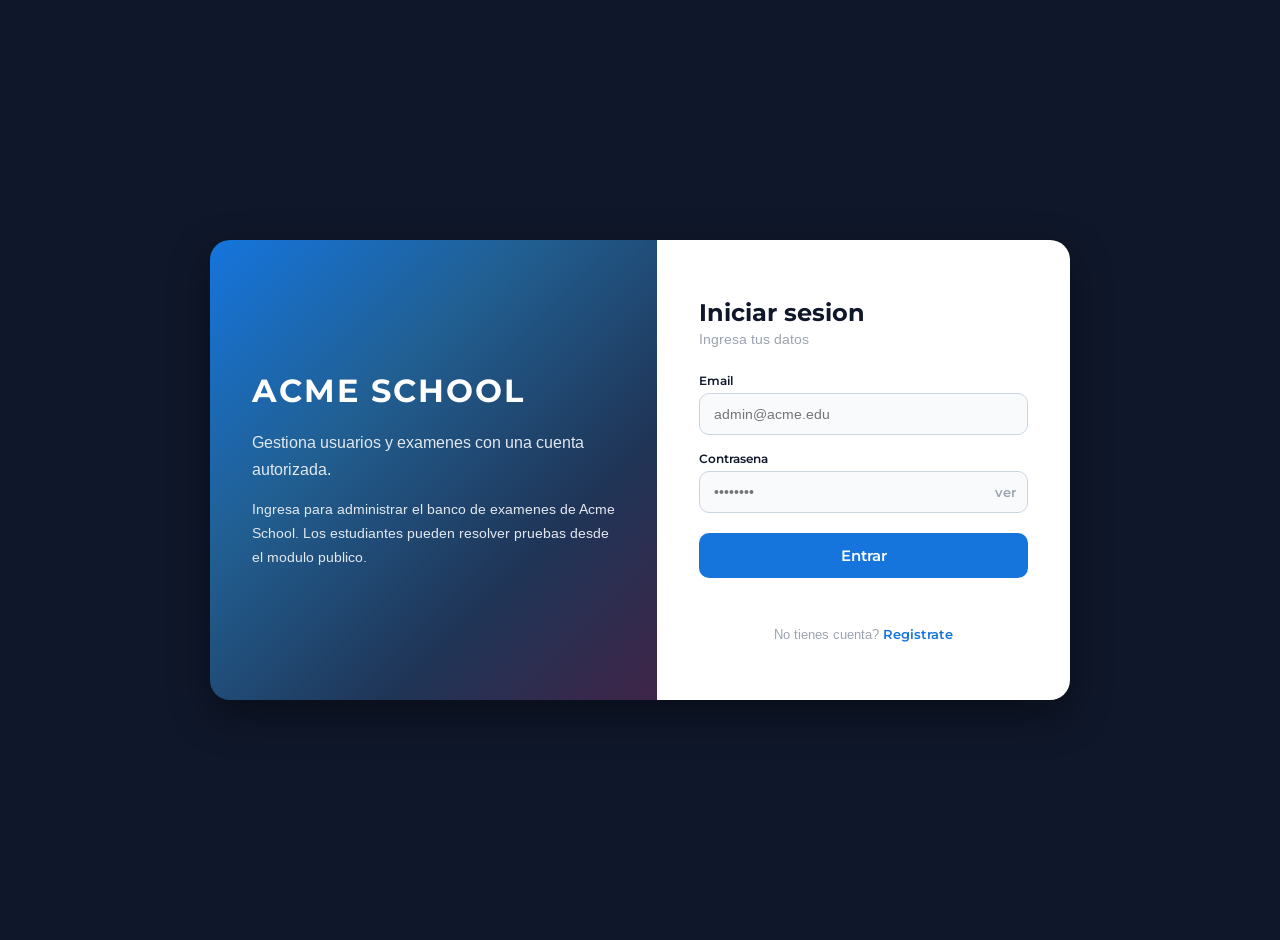
<file: ProyectoJavaScript/Proyecto JavaScript/login oc/index.html>
<!DOCTYPE html>
<html lang="es">
<head>
    <!-- Metadatos de codificación y responsividad -->
    <meta charset="UTF-8">
    <meta name="viewport" content="width=device-width, initial-scale=1.0">
    <title>Acme School</title>
    <!-- Hoja de estilos principal del login -->
    <link rel="stylesheet" href="./style.css">
</head>
<body>

    <!-- Template que contiene todo el diseño del Login. 
         No es visible por sí solo; es procesado por el componente en login.js -->
    <template id="login-template">
        <!-- El CSS se importa de nuevo aquí para que afecte al Shadow DOM del componente -->
        <link rel="stylesheet" href="./style.css">
        
        <div class="container">
            <!-- Sección estática con el texto de bienvenida -->
            <section class="info">
                <h1 class="modulo">ACME SCHOOL</h1>
                <p1>Gestiona usuarios y examenes con una cuenta <span>autorizada.</span></p1>
                <p>Ingresa para administrar el banco de examenes de Acme School. Los estudiantes pueden resolver pruebas desde el modulo publico.</p>
            </section>

            <!-- Sección interactiva: Formulario de inicio de sesión y registro -->
            <section class="login">
                
                <!-- VISTA 1: Formulario de Login (Visible por defecto) -->
                <div id="vista-login">
                    <h2>Iniciar sesion</h2>
                    <p class="sub">Ingresa tus datos</p>

                    <label for="email">Email</label>
                    <input id="email" type="email" placeholder="admin@acme.edu">

                    <label for="password">Contrasena</label>
                    <div class="campo-password">
                        <input id="password" type="password" placeholder="••••••••">
                        <button class="btn-ver" id="mostrar">ver</button>
                    </div>

                    <button class="btn-entrar" id="entrar">Entrar</button>

                    <!-- Párrafo dinámico para mostrar mensajes de error/éxito (vacío por defecto) -->
                    <p id="mensaje"></p>

                    <p class="cambiar">
                        No tienes cuenta?
                        <button id="ir-registro">Registrate</button>
                    </p>
                </div>

                <!-- VISTA 2: Formulario de Registro (Oculto mediante style="display: none") -->
                <div id="vista-registro" style="display: none">
                    <h2>Crear cuenta</h2>
                    <p class="sub">Completa tus datos</p>

                    <label for="r-nombre">Nombre</label>
                    <input id="r-nombre" type="text" placeholder="Tu nombre">

                    <label for="r-email">Email</label>
                    <input id="r-email" type="email" placeholder="correo@acme.edu">

                    <label for="r-password">Contrasena</label>
                    <div class="campo-password">
                        <input id="r-password" type="password" placeholder="••••••••">
                        <button class="btn-ver" id="mostrar-r">ver</button>
                    </div>

                    <button class="btn-entrar" id="registrar">Crear cuenta</button>

                    <!-- Párrafo para retroalimentación visual al registrar -->
                    <p id="mensaje"></p>

                    <p class="cambiar">
                        Ya tienes cuenta?
                        <button id="ir-login">Inicia sesion</button>
                    </p>
                </div>
            </section>
        </div>
    </template>

    <!-- Componente web propio que inyecta la lógica y el HTML del template anterior -->
    <login-acme></login-acme>
    
    <!-- Script de lógica de log in -->
    <script type="module" src="./login.js"></script>

</body>
</html>
</file>
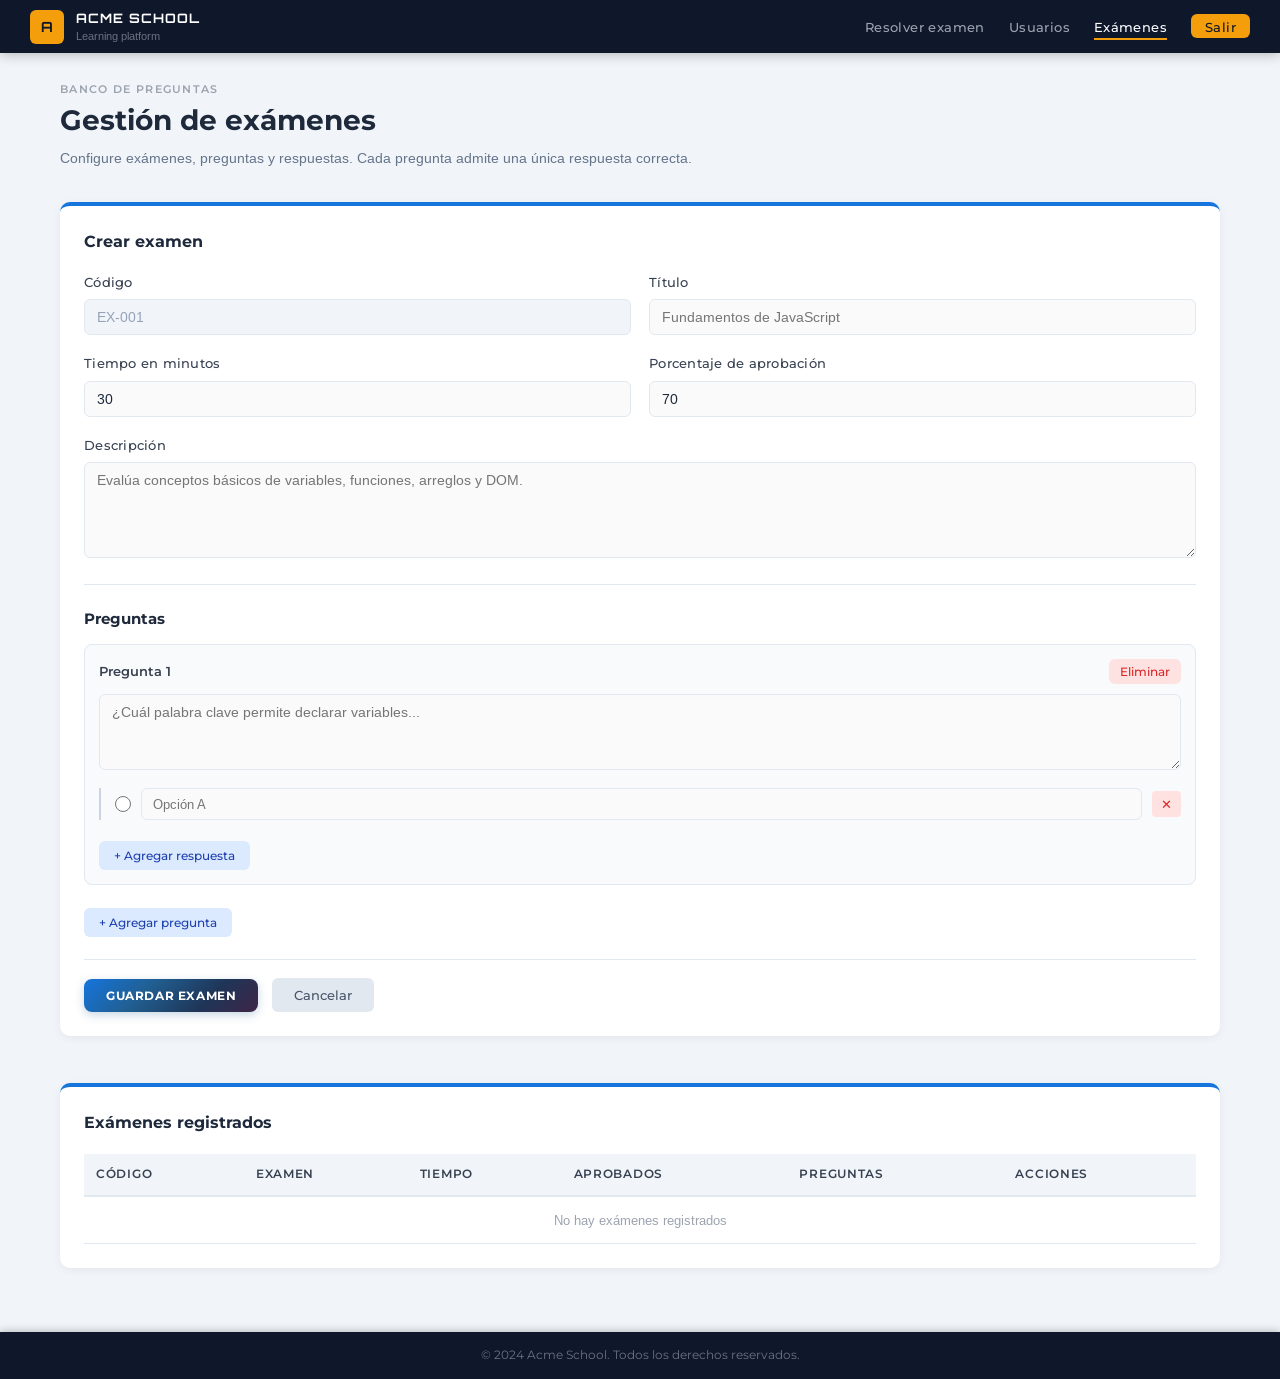
<file: ProyectoJavaScript/Proyecto JavaScript/PortalCreaciónExamen/CrearExamen.html>
<!DOCTYPE html>
<html lang="es">
<head>
    <!-- Metadatos básicos del documento -->
    <meta charset="UTF-8">
    <meta name="viewport" content="width=device-width, initial-scale=1.0">
    <title>Gestión de Exámenes - Acme School</title>
    <!-- Enlace a la hoja de estilos compartida para la creación de exámenes -->
    <link rel="stylesheet" href="styles.css">
</head>
<body>
    <!-- Barra de navegación principal que aparece en la parte superior -->
    <header id="header">
        <div id="navbar-logo">
            <span class="logo-text">A</span>
            <div class="logo-info">
                <h3>Acme School</h3>
                <p>Learning platform</p>
            </div>
        </div>
        <nav id="navbar-menu">
            <ul>
                <!-- Enlaces a los diferentes módulos de la aplicación -->
                <li><a href="../ResolverExamen-contador/Examenes.html" id="nav-resolver">Resolver examen</a></li>
                <li><a href="#" id="nav-usuarios">Usuarios</a></li>
                <!-- Pestaña activa por defecto -->
                <li><a href="#" id="nav-examenes" class="active">Exámenes</a></li>
                <ul class="opcion-salir">
                    <!-- Botón para cerrar sesión y volver al login -->
                    <li class="Salir"><a href="../login oc/index.html">Salir</a></li>
                </ul>
            </ul>
        </nav>
    </header>

    <!-- Contenedor central donde se muestran las vistas dinámicas -->
    <main id="main-content">
        <!-- Encabezado de la página activa -->
        <section id="page-header">
            <h2>BANCO DE PREGUNTAS</h2>
            <h1>Gestión de exámenes</h1>
            <p>Configure exámenes, preguntas y respuestas. Cada pregunta admite una única respuesta correcta.</p>
        </section>

        <!-- SECCIÓN 1: Formulario para crear o editar un examen -->
        <section id="crear-examen-section">
            <h3>Crear examen</h3>
            
            <form id="exam-form">
                <!-- Primera fila: Código generado automáticamente y Título -->
                <div class="form-row">
                    <div class="form-group">
                        <label for="exam-codigo">Código</label>
                        <input type="text" id="exam-codigo" placeholder="Ej: EX-001" readonly>
                    </div>
                    <div class="form-group">
                        <label for="exam-titulo">Título</label>
                        <input type="text" id="exam-titulo" placeholder="Fundamentos de JavaScript">
                    </div>
                </div>

                <!-- Segunda fila: Configuración de tiempo y porcentaje de aprobación -->
                <div class="form-row">
                    <div class="form-group">
                        <label for="exam-tiempo">Tiempo en minutos</label>
                        <input type="number" id="exam-tiempo" value="30">
                    </div>
                    <div class="form-group">
                        <label for="exam-porcentaje">Porcentaje de aprobación</label>
                        <input type="number" id="exam-porcentaje" value="70">
                    </div>
                </div>

                <!-- Campo para detallar de qué trata el examen -->
                <div class="form-group">
                    <label for="exam-descripcion">Descripción</label>
                    <textarea id="exam-descripcion" placeholder="Evalúa conceptos básicos de variables, funciones, arreglos y DOM."></textarea>
                </div>

                <!-- Subsección para agregar las preguntas dinámicamente -->
                <div id="preguntas-section">
                    <h4>Preguntas</h4>
                    
                    <!-- Contenedor donde JS inyectará los bloques de preguntas -->
                    <div id="preguntas-list">
                        <!-- Estructura base de una pregunta por defecto -->
                        <div class="pregunta-item" id="pregunta-1">
                            <div class="pregunta-header">
                                <label>Pregunta 1</label>
                                <button type="button" class="btn-eliminar btn-eliminar-pregunta">Eliminar</button>
                            </div>
                            <div class="pregunta-body">
                                <textarea id="pregunta-texto-1" placeholder="¿Cuál palabra clave permite declarar variables..."></textarea>
                            </div>
                            <div class="respuestas-container" id="respuestas-1">
                                <!-- Estructura base de una respuesta por defecto -->
                                <div class="respuesta-item">
                                    <input type="radio" name="correcta-1" value="0">
                                    <input type="text" placeholder="Opción A" class="respuesta-input">
                                    <button type="button" class="btn-eliminar-respuesta">✕</button>
                                </div>
                            </div>
                            <!-- Botón para añadir más opciones de respuesta a esta pregunta -->
                            <button type="button" class="btn-agregar-respuesta">+ Agregar respuesta</button>
                        </div>
                    </div>

                    <!-- Botón global para añadir una nueva pregunta al examen -->
                    <button type="button" id="btn-agregar-pregunta" class="btn-agregar-pregunta">+ Agregar pregunta</button>
                </div>

                <!-- Botones finales de guardado y cancelación del formulario -->
                <div class="form-actions">
                    <button type="submit" id="btn-guardar-examen" class="btn-primary">Guardar examen</button>
                    <button type="button" id="btn-cancelar" class="btn-secondary">Cancelar</button>
                </div>
            </form>
        </section>
        <br>

        <!-- SECCIÓN 2: Tabla que lista todos los exámenes ya guardados -->
        <section id="examenes-registrados-section">
            <h3>Exámenes registrados</h3>
            
            <div class="table-responsive">
                <table id="examenes-tabla">
                    <thead>
                        <tr>
                            <th>CÓDIGO</th>
                            <th>EXAMEN</th>
                            <th>TIEMPO</th>
                            <th>APROBADOS</th>
                            <th>PREGUNTAS</th>
                            <th>ACCIONES</th>
                        </tr>
                    </thead>
                    <tbody id="examenes-tbody">
                        <!-- JS inyectará aquí las filas de la tabla -->
                    </tbody>
                </table>
            </div>
        </section>

        <!-- SECCIÓN 3: Tabla de usuarios registrados (Oculta por defecto) -->
        <section id="usuarios-section" style="display: none;">
            <h3>Usuarios registrados</h3>
            
            <div class="table-responsive">
                <table id="usuarios-tabla">
                    <thead>
                        <tr>
                            <th>NOMBRE</th>
                            <th>EMAIL</th>
                            <th>CARGO</th>
                            <th>EXÁMENES REALIZADOS</th>
                            <th>CALIFICACIÓN</th>
                        </tr>
                    </thead>
                    <tbody id="usuarios-tbody">
                        <!-- JS inyectará aquí los usuarios y sus resultados -->
                    </tbody>
                </table>
            </div>
        </section>
    </main>

    <!-- Pie de página estático -->
    <footer id="footer">
        <p>&copy; 2024 Acme School. Todos los derechos reservados.</p>
    </footer>

    <!-- Carga del archivo JavaScript principal al final para no bloquear la vista inicial -->
    <script src="app.js"></script>
</body>
</html>
</file>
<file: ProyectoJavaScript/Proyecto JavaScript/login oc/style.css>
/* variables para colores y letras que uso en toda la pag */
@import url('https://fonts.googleapis.com/css2?family=Arimo:wght@400;600&family=Montserrat:wght@500;600;700&family=Orbitron:wght@700&display=swap');

:root {
    --primary-color: #1575dd;
    --premium-gradient: linear-gradient(135deg, #1575dd 0%, #215f92 35%, #1f3557 70%, #3f2548 100%);
    --font-display: 'Orbitron', sans-serif;
    --font-heading: 'Montserrat', sans-serif;
    --font-body:    'Arimo', sans-serif;
    --font-ui:      'Montserrat', sans-serif;
    --nav-bg:        #0f172a;
    --nav-link:      #9ca3af;
    --nav-link-hover:#ffffff;
    --nav-accent:    #f59e0b;
}

/* reseteo basico para que no haya margenes raros */
* {
    box-sizing: border-box;
    margin: 0;
    padding: 0;
}

body {
    min-height: 100vh;
    background: var(--nav-bg);
    display: flex;
    align-items: center;
    justify-content: center;
    font-family: var(--font-body);
    padding: 20px;
}

/* aca va todo el diseño de la cajita del login */
:host {
    display: flex;
    align-items: center;
    justify-content: center;
    width: 100%;
    min-height: 100vh;
    font-family: var(--font-body);
    padding: 20px;
}

.container {
    width: 860px;
    min-height: 460px;
    display: flex;
    border-radius: 20px;
    overflow: hidden;
    box-shadow: 0 15px 40px rgba(0, 0, 0, 0.4);
}

.info {
    width: 52%;
    background: var(--premium-gradient);
    color: white;
    padding: 50px 42px;
    display: flex;
    flex-direction: column;
    justify-content: center;
}

.modulo {
    font-family: var(--font-display);
    font-size: 13px;
    font-weight: 700;
    letter-spacing: 2px;
    text-transform: uppercase;
    color: var(--nav-link-hover);
    margin-bottom: 20px;
}

.info h1 {
    font-family: var(--font-heading);
    font-size: 32px;
    font-weight: 700;
    line-height: 1.25;
    margin-bottom: 18px;
    color: white;
}

.info h1 span {
    color: var(--nav-accent);
}

.info p, .info p1 {
    font-family: var(--font-body);
    color: #e2e8f0;
    font-size: 14px;
    line-height: 1.7;
}

.info p1 {
    display: block;
    margin-bottom: 15px;
    font-size: 16px;
}

.login {
    width: 48%;
    background: #ffffff;
    padding: 50px 42px;
    display: flex;
    flex-direction: column;
    justify-content: center;
}

.login h2 {
    font-family: var(--font-heading);
    font-size: 24px;
    font-weight: 700;
    color: var(--nav-bg);
    margin-bottom: 4px;
}

.login .sub {
    font-family: var(--font-body);
    font-size: 14px;
    color: var(--nav-link);
    margin-bottom: 26px;
}

label {
    font-family: var(--font-ui);
    display: block;
    font-size: 12px;
    font-weight: 600;
    color: var(--nav-bg);
    margin-bottom: 5px;
}

input {
    font-family: var(--font-body);
    width: 100%;
    padding: 12px 14px;
    border: 1.5px solid #cbd5e1;
    border-radius: 10px;
    font-size: 14px;
    color: #1e293b;
    background: #f8fafc;
    margin-bottom: 16px;
    transition: all 0.3s ease;
}

input:focus {
    outline: none;
    border-color: var(--primary-color);
    box-shadow: 0 0 0 3px rgba(21, 117, 221, 0.15);
}

.campo-password {
    position: relative;
    margin-bottom: 16px;
}

.campo-password input {
    margin-bottom: 0;
    padding-right: 44px;
}

.btn-ver {
    font-family: var(--font-ui);
    position: absolute;
    right: 12px;
    top: 50%;
    transform: translateY(-50%);
    background: none;
    border: none;
    cursor: pointer;
    font-size: 13px;
    font-weight: 600;
    color: var(--nav-link);
    transition: color 0.3s;
}

.btn-ver:hover {
    color: var(--primary-color);
}
html{
    scroll-behavior: smooth;
}
.btn-entrar {
    font-family: var(--font-ui);
    width: 100%;
    padding: 13px;
    background: var(--primary-color);
    color: white;
    border: none;
    border-radius: 10px;
    font-size: 15px;
    font-weight: 600;
    cursor: pointer;
    margin-top: 4px;
    transition: all 0.3s ease-in-out;
}

.btn-entrar:hover {
    transform: translateY(-3px);
    box-shadow: 0 4px 15px rgba(21, 117, 221, 0.3);
}

#mensaje {
    font-family: var(--font-ui);
    font-size: 13px;
    text-align: center;
    margin-top: 12px;
    min-height: 18px;
    font-weight: 600;
}

#mensaje.error {
    color: #dc2626;
}

#mensaje.ok {
    color: #16a34a;
}

.cambiar {
    font-family: var(--font-body);
    margin-top: 18px;
    text-align: center;
    font-size: 13px;
    color: var(--nav-link);
}

.cambiar button {
    font-family: var(--font-ui);
    background: none;
    border: none;
    color: var(--primary-color);
    font-weight: 600;
    cursor: pointer;
    font-size: 13px;
    text-decoration: none;
    transition: color 0.3s;
}

.cambiar button:hover {
    color: var(--nav-accent);
    text-decoration: underline;
}

/* esto es para que se vea bien en celulares (magia responsive) */
@media (max-width: 800px) {
    .container {
        flex-direction: column;
        width: 100%;
        max-width: 480px;
        min-height: auto;
        border-radius: 12px;
        margin: 20px 0;
    }

    .info {
        width: 100%;
        padding: 40px 30px;
        text-align: center;
        align-items: center;
    }

    .info h1 {
        font-size: 26px;
    }

    .login {
        width: 100%;
        padding: 40px 30px;
    }
}

@media (max-width: 480px) {
    body, :host {
        padding: 10px;
    }

    .container {
        margin: 10px 0;
    }

    .info, .login {
        padding: 30px 20px;
    }

    .info h1 {
        font-size: 22px;
    }

    .login h2 {
        font-size: 20px;
    }
}
</file>
<file: ProyectoJavaScript/Proyecto JavaScript/PortalCreaciónExamen/styles.css>
@import url('https://fonts.googleapis.com/css2?family=Arimo:ital,wght@0,400..700;1,400..700&family=Montserrat:ital,wght@0,100..900;1,100..900&family=Orbitron:wght@400..900&display=swap');

:root {
    --primary-color: #1575dd;
    --premium-gradient: linear-gradient(135deg, #1575dd 0%, #215f92 35%, #1f3557 70%, #3f2548 100%);
    --font-display: 'Orbitron', sans-serif;
    --font-heading: 'Montserrat', sans-serif;
    --font-body:    'Arimo', sans-serif;
    --font-ui:      'Montserrat', sans-serif;
    --nav-bg:        #0f172a;
    --nav-link:      #9ca3af;
    --nav-link-hover:#ffffff;
    --nav-accent:    #f59e0b;
}

* {
    margin: 0;
    padding: 0;
    box-sizing: border-box;
}

body {
    font-family: var(--font-body);
    background-color: #f1f5f9;
    color: #1e293b;
    line-height: 1.55;
    font-size: 15px;
    min-height: 100vh;
    display: flex;
    flex-direction: column;
}

#header {
    background-color: var(--nav-bg);
    color: white;
    padding: 8px 30px;
    display: flex;
    justify-content: space-between;
    align-items: center;
    box-shadow: 0 1px 12px rgba(0, 0, 0, 0.28);
    position: sticky;
    top: 0;
    z-index: 100;
}

#navbar-logo {
    display: flex;
    align-items: center;
    gap: 12px;
}

.logo-text {
    background-color: var(--nav-accent);
    color: var(--nav-bg);
    width: 34px;
    height: 34px;
    border-radius: 6px;
    display: flex;
    align-items: center;
    justify-content: center;
    font-family: var(--font-display);
    font-weight: 700;
    font-size: 14px;
}

.logo-info h3 {
    margin: 0;
    font-family: var(--font-display);
    font-size: 13px;
    font-weight: 700;
    letter-spacing: 0.08em;
    text-transform: uppercase;
    color: #ffffff;
}

.logo-info p {
    margin: 0;
    font-family: var(--font-body);
    font-size: 11px;
    color: #6b7280;
}

#navbar-menu ul {
    list-style: none;
    display: flex;
    gap: 24px;
    align-items: center;
}

#navbar-menu a {
    font-family: var(--font-ui);
    color: var(--nav-link);
    text-decoration: none;
    font-size: 13px;
    font-weight: 500;
    padding-bottom: 3px;
    border-bottom: 2px solid transparent;
    transition: color 0.3s ease, border-bottom-color 0.3s ease;
    letter-spacing: 0.03em;
}

#navbar-menu a:hover,
#navbar-menu a.active {
    color: var(--nav-link-hover);
    border-bottom-color: var(--nav-accent);
}

.Salir a {
    font-family: var(--font-ui);
    font-size: 12px;
    font-weight: 600;
    text-decoration: none;
    color: var(--nav-bg) !important;
    background-color: var(--nav-accent);
    padding: 5px 14px;
    border-radius: 6px;
    border-bottom: none !important;
    transition: background-color 0.3s ease, transform 0.2s ease;
    letter-spacing: 0.03em;
}

.Salir a:hover {
    background-color: #d97706;
    color: white !important;
    transform: translateY(-1px);
}

#main-content {
    max-width: 1200px;
    margin: 0 auto;
    padding: 28px 20px 40px;
    flex: 1;
    width: 100%;
}

#page-header {
    margin-bottom: 32px;
}

#page-header h2 {
    font-family: var(--font-ui);
    font-size: 11px;
    color: #9ca3af;
    font-weight: 600;
    letter-spacing: 0.12em;
    margin-bottom: 6px;
    text-transform: uppercase;
}

#page-header h1 {
    font-family: var(--font-heading);
    font-size: 28px;
    color: #1e293b;
    margin-bottom: 10px;
    font-weight: 700;
    line-height: 1.2;
}

#page-header p {
    font-family: var(--font-body);
    color: #64748b;
    font-size: 14px;
}

#crear-examen-section,
#actualizar-examen-section,
#examenes-registrados-section,
#usuarios-section {
    background-color: white;
    border-radius: 10px;
    padding: 24px;
    margin-bottom: 24px;
    box-shadow: 0 2px 10px rgba(0, 0, 0, 0.06);
    border-top: 4px solid var(--primary-color);
    overflow-x: auto;
}

#crear-examen-section h3,
#actualizar-examen-section h3,
#examenes-registrados-section h3 {
    font-family: var(--font-heading);
    font-size: 16px;
    color: #1e293b;
    margin-bottom: 18px;
    font-weight: 700;
}

.form-row {
    display: grid;
    grid-template-columns: 1fr 1fr;
    gap: 18px;
    margin-bottom: 18px;
}

.form-group {
    display: flex;
    flex-direction: column;
}

.form-group label {
    font-family: var(--font-ui);
    font-size: 13px;
    font-weight: 500;
    color: #374151;
    margin-bottom: 7px;
    letter-spacing: 0.02em;
}

.form-group input,
.form-group textarea {
    font-family: var(--font-body);
    padding: 9px 12px;
    border: 1px solid #e2e8f0;
    border-radius: 6px;
    font-size: 14px;
    transition: border-color 0.2s ease;
    color: #1e293b;
    background-color: #fafafa;
}

.form-group input:focus,
.form-group textarea:focus {
    outline: none;
    border-color: var(--nav-accent);
    box-shadow: 0 0 0 3px rgba(245, 158, 11, 0.1);
    background-color: #ffffff;
}

.form-group input[readonly] {
    background-color: #f1f5f9;
    cursor: not-allowed;
    color: #94a3b8;
}

.form-group textarea {
    resize: vertical;
    min-height: 96px;
}

#preguntas-section {
    margin-top: 26px;
    padding-top: 22px;
    border-top: 1px solid #e2e8f0;
}

#preguntas-section h4 {
    font-family: var(--font-heading);
    font-size: 15px;
    color: #1e293b;
    margin-bottom: 14px;
    font-weight: 700;
}

.pregunta-item {
    background-color: #f8fafc;
    border: 1px solid #e2e8f0;
    border-radius: 8px;
    padding: 14px;
    margin-bottom: 14px;
}

.pregunta-header {
    display: flex;
    justify-content: space-between;
    align-items: center;
    margin-bottom: 10px;
}

.pregunta-header label {
    font-family: var(--font-ui);
    font-weight: 600;
    color: #374151;
    font-size: 13px;
}

.pregunta-body {
    margin-bottom: 10px;
}

.pregunta-body textarea {
    font-family: var(--font-body);
    width: 100%;
    padding: 9px 12px;
    border: 1px solid #e2e8f0;
    border-radius: 6px;
    font-size: 14px;
    min-height: 76px;
    resize: vertical;
    background-color: #fafafa;
}

.respuestas-container {
    margin: 12px 0;
    padding-left: 14px;
    border-left: 2px solid #cbd5e1;
}

.respuesta-item {
    display: flex;
    align-items: center;
    gap: 10px;
    margin-bottom: 9px;
}

.respuesta-item input[type="radio"] {
    width: 16px;
    height: 16px;
    cursor: pointer;
    flex-shrink: 0;
    accent-color: var(--nav-accent);
}

.respuesta-input {
    flex: 1;
    font-family: var(--font-body);
    padding: 7px 11px;
    border: 1px solid #e2e8f0;
    border-radius: 6px;
    font-size: 13px;
    background-color: #fafafa;
}

.respuesta-input:focus {
    outline: none;
    border-color: var(--nav-accent);
    box-shadow: 0 0 0 3px rgba(245, 158, 11, 0.1);
}

.btn-eliminar-respuesta {
    background-color: #fee2e2;
    color: #dc2626;
    border: none;
    padding: 5px 9px;
    border-radius: 4px;
    cursor: pointer;
    font-size: 13px;
    transition: background-color 0.2s ease;
}

.btn-eliminar-respuesta:hover {
    background-color: #fecaca;
}

button {
    cursor: pointer;
    border: none;
    border-radius: 6px;
    font-family: var(--font-ui);
    font-size: 13px;
    font-weight: 500;
}

.btn-primary {
    background: var(--premium-gradient);
    color: white;
    padding: 9px 22px;
    font-weight: 700;
    font-size: 12px;
    letter-spacing: 0.05em;
    text-transform: uppercase;
    border-radius: 8px;
    box-shadow: 0 3px 10px rgba(33, 95, 146, 0.25);
    margin-right: 10px;
    transition: all 0.2s ease;
}

.btn-primary:hover {
    background: linear-gradient(135deg, rgb(20, 18, 82) 0%, rgb(10, 8, 52) 100%);
    transform: translateY(-1px);
    box-shadow: 0 6px 18px rgba(20, 18, 82, 0.35);
}

.btn-secondary {
    background-color: #e2e8f0;
    color: #475569;
    padding: 9px 22px;
    transition: all 0.2s ease;
}

.btn-secondary:hover {
    background-color: #cbd5e1;
}

.btn-agregar-respuesta,
.btn-agregar-pregunta {
    background-color: #dbeafe;
    color: #1e40af;
    padding: 7px 15px;
    font-size: 12px;
    margin-top: 9px;
    transition: all 0.2s ease;
}

.btn-agregar-respuesta:hover,
.btn-agregar-pregunta:hover {
    background-color: #bfdbfe;
}

.btn-eliminar {
    background-color: #fee2e2;
    color: #dc2626;
    padding: 5px 11px;
    font-size: 12px;
    transition: all 0.2s ease;
}

.btn-eliminar:hover {
    background-color: #fecaca;
}

.form-actions {
    margin-top: 22px;
    padding-top: 18px;
    border-top: 1px solid #e2e8f0;
}

#examenes-tabla,
#usuarios-tabla {
    width: 100%;
    border-collapse: collapse;
}

#examenes-tabla thead,
#usuarios-tabla thead {
    background-color: #f1f5f9;
}

#examenes-tabla th,
#usuarios-tabla th {
    font-family: var(--font-ui);
    padding: 11px 12px;
    text-align: left;
    font-weight: 600;
    color: #374151;
    font-size: 12px;
    letter-spacing: 0.06em;
    border-bottom: 2px solid #e2e8f0;
    text-transform: uppercase;
}

#examenes-tabla td,
#usuarios-tabla td {
    font-family: var(--font-body);
    padding: 13px 12px;
    border-bottom: 1px solid #e2e8f0;
    color: #475569;
    font-size: 13px;
}

#examenes-tabla tbody tr:hover,
#usuarios-tabla tbody tr:hover {
    background-color: #f8fafc;
}

.table-responsive {
    width: 100%;
    overflow-x: auto;
    -webkit-overflow-scrolling: touch;
}

.table-responsive table {
    min-width: 600px;
}


.btn-editar,
.btn-eliminar-tabla {
    padding: 5px 11px;
    font-size: 12px;
    margin-right: 5px;
    border-radius: 4px;
    transition: all 0.2s ease;
}

.btn-editar {
    background-color: #dbeafe;
    color: #1e40af;
}

.btn-editar:hover {
    background-color: #bfdbfe;
}

.btn-eliminar-tabla {
    background-color: #fee2e2;
    color: #dc2626;
}

.btn-eliminar-tabla:hover {
    background-color: #fecaca;
}

#footer {
    background-color: var(--nav-bg);
    color: #6b7280;
    text-align: center;
    padding: 14px;
    font-family: var(--font-ui);
    font-size: 12px;
    margin-top: auto;
    box-shadow: 0 -1px 8px rgba(0, 0, 0, 0.25);
}

.examenes-grid {
    display: grid;
    grid-template-columns: repeat(auto-fill, minmax(300px, 1fr));
    gap: 18px;
    margin-bottom: 28px;
}

.tarjeta-examen {
    background: white;
    border: 1px solid #e2e8f0;
    border-radius: 10px;
    padding: 18px;
    box-shadow: 0 2px 8px rgba(0, 0, 0, 0.06);
    transition: all 0.3s ease;
    cursor: pointer;
    border-top: 4px solid var(--primary-color);
}

.tarjeta-examen:hover {
    box-shadow: 0 6px 18px rgba(0, 0, 0, 0.12);
    transform: translateY(-2px);
}

.tarjeta-examen h4 {
    font-family: var(--font-heading);
    margin-bottom: 10px;
    color: #1e293b;
    font-size: 15px;
}

.info-examen {
    display: flex;
    gap: 18px;
    font-size: 12px;
    color: #64748b;
    margin-bottom: 10px;
    font-family: var(--font-body);
}

.descripcion-examen {
    font-family: var(--font-body);
    font-size: 13px;
    color: #475569;
    margin-bottom: 10px;
    line-height: 1.5;
}

.aprobacion {
    font-family: var(--font-body);
    font-size: 11px;
    color: #94a3b8;
    margin-bottom: 14px;
}

.btn-iniciar-examen {
    width: 100%;
    background: var(--premium-gradient);
    color: white;
    padding: 9px;
    border-radius: 8px;
    border: none;
    cursor: pointer;
    font-family: var(--font-ui);
    font-weight: 700;
    font-size: 12px;
    letter-spacing: 0.05em;
    text-transform: uppercase;
    transition: all 0.3s ease;
}

.btn-iniciar-examen:hover {
    background: linear-gradient(135deg, rgb(20, 18, 82) 0%, rgb(10, 8, 52) 100%);
    transform: translateY(-1px);
}

#cronometro {
    display: flex;
    align-items: center;
    gap: 8px;
    font-family: var(--font-ui);
    font-weight: 600;
    color: #374151;
    background-color: #fef3c7;
    padding: 7px 12px;
    border-radius: 6px;
    font-size: 13px;
}

#tiempo-restante {
    font-family: 'Courier New', monospace;
    font-size: 15px;
    color: #d97706;
}

#progreso-examen {
    margin-bottom: 22px;
}

#barra-progreso {
    width: 0%;
    height: 5px;
    background: var(--premium-gradient);
    border-radius: 3px;
    margin-bottom: 8px;
    transition: width 0.3s ease;
}

#texto-progreso {
    font-family: var(--font-body);
    font-size: 12px;
    color: #64748b;
}

.pregunta-resolver {
    background-color: #f8fafc;
    padding: 22px;
    border-radius: 8px;
    border: 1px solid #e2e8f0;
}

.pregunta-resolver h4 {
    font-family: var(--font-ui);
    font-size: 13px;
    color: #94a3b8;
    margin-bottom: 10px;
    font-weight: 500;
}

.texto-pregunta {
    font-family: var(--font-heading);
    font-size: 17px;
    color: #1e293b;
    margin-bottom: 22px;
    font-weight: 700;
}

.opciones-respuesta {
    display: flex;
    flex-direction: column;
    gap: 10px;
}

.opcion-respuesta {
    display: flex;
    align-items: center;
    gap: 12px;
    padding: 13px;
    background-color: white;
    border: 2px solid #e2e8f0;
    border-radius: 8px;
    cursor: pointer;
    transition: all 0.2s ease;
}

.opcion-respuesta:hover {
    border-color: var(--nav-accent);
    background-color: #fffbf0;
}

.opcion-respuesta input[type="radio"] {
    width: 16px;
    height: 16px;
    cursor: pointer;
    flex-shrink: 0;
    accent-color: var(--nav-accent);
}

.opcion-respuesta span {
    font-family: var(--font-body);
    font-size: 14px;
    color: #374151;
}

#resultado-container {
    background: white;
    padding: 28px;
    border-radius: 10px;
    box-shadow: 0 2px 10px rgba(0, 0, 0, 0.06);
}

#calificacion-display {
    text-align: center;
    margin-bottom: 36px;
    padding: 28px;
    background: var(--premium-gradient);
    border-radius: 8px;
    color: white;
}

#calificacion-numero {
    font-family: var(--font-heading);
    font-size: 60px;
    margin-bottom: 8px;
}

#estado-resultado {
    font-family: var(--font-body);
    font-size: 15px;
    line-height: 1.8;
}

#detalle-resultado {
    margin-bottom: 28px;
}

#detalle-resultado h4 {
    font-family: var(--font-heading);
    margin-bottom: 18px;
    color: #1e293b;
    font-weight: 700;
}

.detalle-pregunta {
    padding: 14px;
    margin-bottom: 13px;
    border-left: 4px solid #e2e8f0;
    border-radius: 4px;
    background-color: #f8fafc;
}

.detalle-pregunta.correcta {
    border-left-color: #10b981;
    background-color: #f0fdf4;
}

.detalle-pregunta.incorrecta {
    border-left-color: #ef4444;
    background-color: #fef2f2;
}

.detalle-pregunta p {
    font-family: var(--font-body);
    margin-bottom: 7px;
    font-size: 13px;
    color: #374151;
}

.detalle-pregunta p:last-child {
    margin-bottom: 0;
}

.label {
    font-family: var(--font-ui);
    font-weight: 600;
    color: #1e293b;
}

.tu-respuesta {
    color: #374151;
}

.respuesta-correcta {
    color: #10b981;
    font-weight: 500;
}

@media (max-width: 768px) {
    #header {
        flex-direction: column;
        gap: 12px;
        padding: 10px 20px;
    }

    #navbar-menu ul {
        gap: 14px;
    }

    .form-row {
        grid-template-columns: 1fr;
    }

    #main-content {
        padding: 15px 10px;
    }

    #page-header h1 {
        font-size: 22px;
    }

    #crear-examen-section,
    #actualizar-examen-section,
    #examenes-registrados-section,
    #usuarios-section {
        padding: 14px;
    }

    #examenes-tabla,
    #usuarios-tabla {
        font-size: 12px;
    }

    #examenes-tabla th,
    #examenes-tabla td,
    #usuarios-tabla th,
    #usuarios-tabla td {
        padding: 7px 6px;
    }

    .btn-editar,
    .btn-eliminar-tabla {
        display: block;
        margin-bottom: 5px;
        width: 100%;
    }
}
</file>
